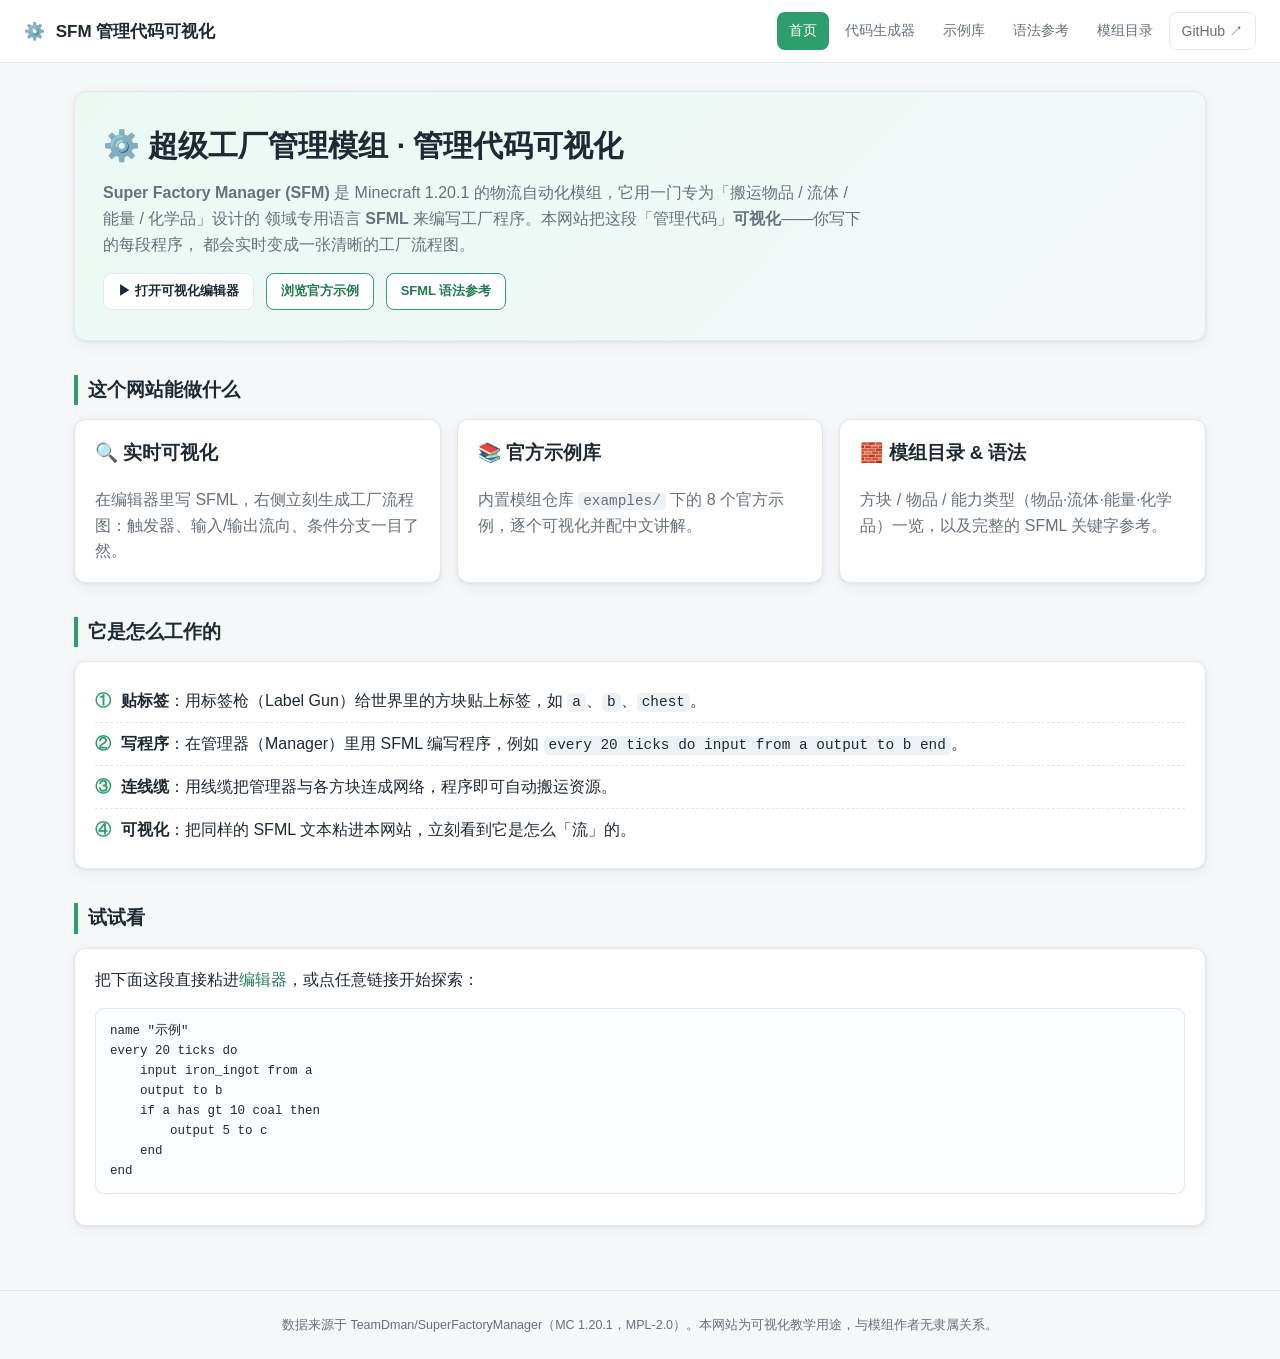
<file: index.html>
<!DOCTYPE html>
<html lang="zh-CN">
<head>
  <meta charset="UTF-8" />
  <meta name="viewport" content="width=device-width, initial-scale=1.0" />
  <title>SFM 管理代码可视化 · 超级工厂管理模组</title>
  <link rel="stylesheet" href="assets/css/style.css" />
</head>
<body>
  <main>
    <section class="hero">
      <h1>⚙️ 超级工厂管理模组 · 管理代码可视化</h1>
      <p>
        <b>Super Factory Manager (SFM)</b> 是 Minecraft 1.20.1 的物流自动化模组，它用一门专为「搬运物品 / 流体 / 能量 / 化学品」设计的
        领域专用语言 <b>SFML</b> 来编写工厂程序。本网站把这段「管理代码」<b>可视化</b>——你写下的每段程序，
        都会实时变成一张清晰的工厂流程图。
      </p>
      <div class="cta">
        <a class="btn" href="visualizer.html">▶ 打开可视化编辑器</a>
        <a class="btn ghost" href="examples.html">浏览官方示例</a>
        <a class="btn ghost" href="reference.html">SFML 语法参考</a>
      </div>
    </section>

    <section class="section">
      <h2>这个网站能做什么</h2>
      <div class="grid cols-3">
        <div class="card">
          <h3 style="margin-top:0">🔍 实时可视化</h3>
          <p class="dim" style="margin-bottom:0">
            在编辑器里写 SFML，右侧立刻生成工厂流程图：触发器、输入/输出流向、条件分支一目了然。
          </p>
        </div>
        <div class="card">
          <h3 style="margin-top:0">📚 官方示例库</h3>
          <p class="dim" style="margin-bottom:0">
            内置模组仓库 <code>examples/</code> 下的 8 个官方示例，逐个可视化并配中文讲解。
          </p>
        </div>
        <div class="card">
          <h3 style="margin-top:0">🧱 模组目录 & 语法</h3>
          <p class="dim" style="margin-bottom:0">
            方块 / 物品 / 能力类型（物品·流体·能量·化学品）一览，以及完整的 SFML 关键字参考。
          </p>
        </div>
      </div>
    </section>

    <section class="section">
      <h2>它是怎么工作的</h2>
      <div class="card">
        <ul class="feature-list">
          <li><span class="ic">①</span><div><b>贴标签</b>：用标签枪（Label Gun）给世界里的方块贴上标签，如 <code>a</code>、<code>b</code>、<code>chest</code>。</div></li>
          <li><span class="ic">②</span><div><b>写程序</b>：在管理器（Manager）里用 SFML 编写程序，例如 <code>every 20 ticks do input from a output to b end</code>。</div></li>
          <li><span class="ic">③</span><div><b>连线缆</b>：用线缆把管理器与各方块连成网络，程序即可自动搬运资源。</div></li>
          <li><span class="ic">④</span><div><b>可视化</b>：把同样的 SFML 文本粘进本网站，立刻看到它是怎么「流」的。</div></li>
        </ul>
      </div>
    </section>

    <section class="section">
      <h2>试试看</h2>
      <div class="card">
        <p style="margin-top:0">把下面这段直接粘进<a href="visualizer.html">编辑器</a>，或点任意链接开始探索：</p>
        <pre style="background:var(--code-bg);border:1px solid var(--line);border-radius:8px;padding:12px 14px;font-family:var(--mono);font-size:12.5px;overflow:auto">name "示例"
every 20 ticks do
    input iron_ingot from a
    output to b
    if a has gt 10 coal then
        output 5 to c
    end
end</pre>
      </div>
    </section>
  </main>

  <footer>
    数据来源于 TeamDman/SuperFactoryManager（MC 1.20.1，MPL-2.0）。本网站为可视化教学用途，与模组作者无隶属关系。
  </footer>

  <script src="assets/js/nav.js"></script>
  <script>SFMNav.mount("index");</script>
</body>
</html>
</file>
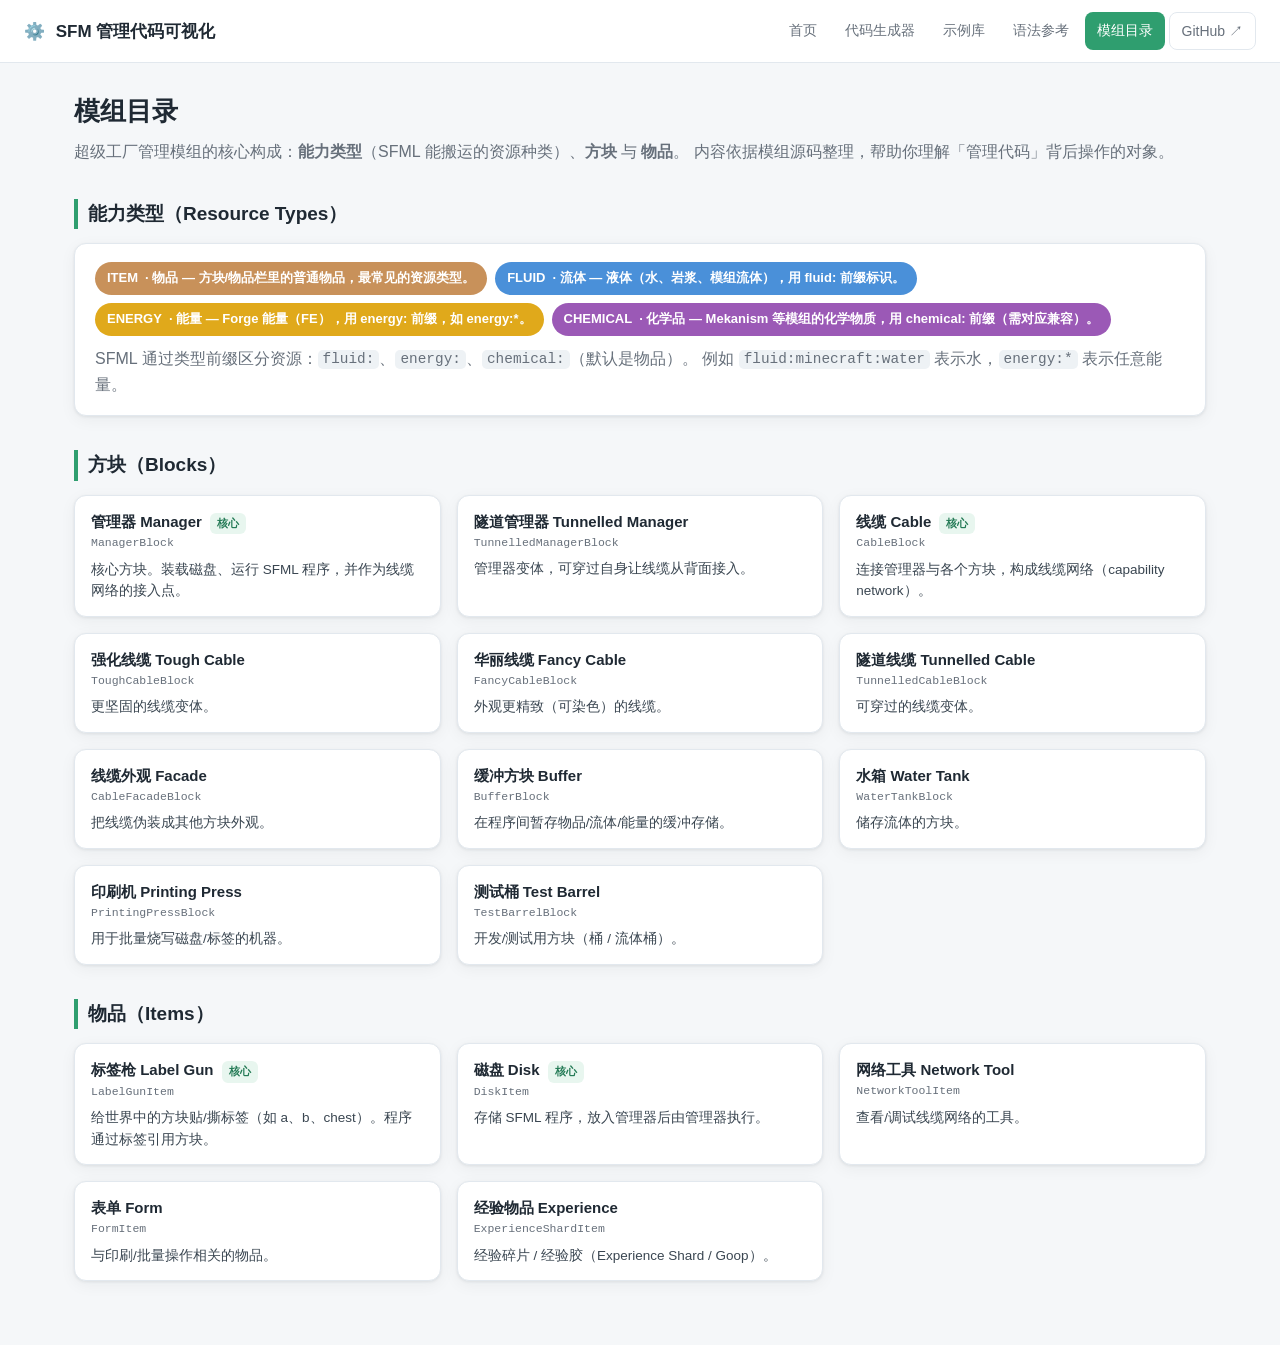
<file: catalog.html>
<!DOCTYPE html>
<html lang="zh-CN">
<head>
  <meta charset="UTF-8" />
  <meta name="viewport" content="width=device-width, initial-scale=1.0" />
  <title>模组目录 · SFM 管理代码可视化</title>
  <link rel="stylesheet" href="assets/css/style.css" />
</head>
<body>
  <main>
    <h1 class="page-title">模组目录</h1>
    <p class="page-sub">
      超级工厂管理模组的核心构成：<b>能力类型</b>（SFML 能搬运的资源种类）、<b>方块</b> 与 <b>物品</b>。
      内容依据模组源码整理，帮助你理解「管理代码」背后操作的对象。
    </p>

    <section class="section">
      <h2>能力类型（Resource Types）</h2>
      <div class="card">
        <div class="cap-row" id="caps"></div>
        <p class="dim" style="margin:10px 0 0">
          SFML 通过类型前缀区分资源：<code>fluid:</code>、<code>energy:</code>、<code>chemical:</code>（默认是物品）。
          例如 <code>fluid:minecraft:water</code> 表示水，<code>energy:*</code> 表示任意能量。
        </p>
      </div>
    </section>

    <section class="section">
      <h2>方块（Blocks）</h2>
      <div class="grid cols-3" id="blocks"></div>
    </section>

    <section class="section">
      <h2>物品（Items）</h2>
      <div class="grid cols-3" id="items"></div>
    </section>
  </main>

  <script src="assets/js/sfm-data.js"></script>
  <script src="assets/js/nav.js"></script>
  <script>
    SFMNav.mount("catalog");

    var cat = window.SFM_CATALOG || {};
    function esc(s){return String(s==null?"":s).replace(/&/g,"&amp;").replace(/</g,"&lt;").replace(/>/g,"&gt;");}

    var caps = document.getElementById("caps");
    (cat.capabilities || []).forEach(function (c) {
      var pill = document.createElement("span");
      pill.className = "cap-pill";
      pill.style.background = c.color;
      pill.innerHTML = "<b>" + esc(c.key) + "</b> · " + esc(c.name) + " — " + esc(c.desc);
      caps.appendChild(pill);
    });

    var blocks = document.getElementById("blocks");
    (cat.blocks || []).forEach(function (b) {
      var card = document.createElement("div");
      card.className = "card cat-item";
      card.innerHTML = '<div class="cat-name">' + esc(b.name) +
        (b.essential ? '<span class="tag-essential">核心</span>' : '') + '</div>' +
        '<div class="cat-cls">' + esc(b.cls) + '</div>' +
        '<div class="cat-desc">' + esc(b.desc) + '</div>';
      blocks.appendChild(card);
    });

    var items = document.getElementById("items");
    (cat.items || []).forEach(function (it) {
      var card = document.createElement("div");
      card.className = "card cat-item";
      card.innerHTML = '<div class="cat-name">' + esc(it.name) +
        (it.essential ? '<span class="tag-essential">核心</span>' : '') + '</div>' +
        '<div class="cat-cls">' + esc(it.cls) + '</div>' +
        '<div class="cat-desc">' + esc(it.desc) + '</div>';
      items.appendChild(card);
    });
  </script>
</body>
</html>
</file>
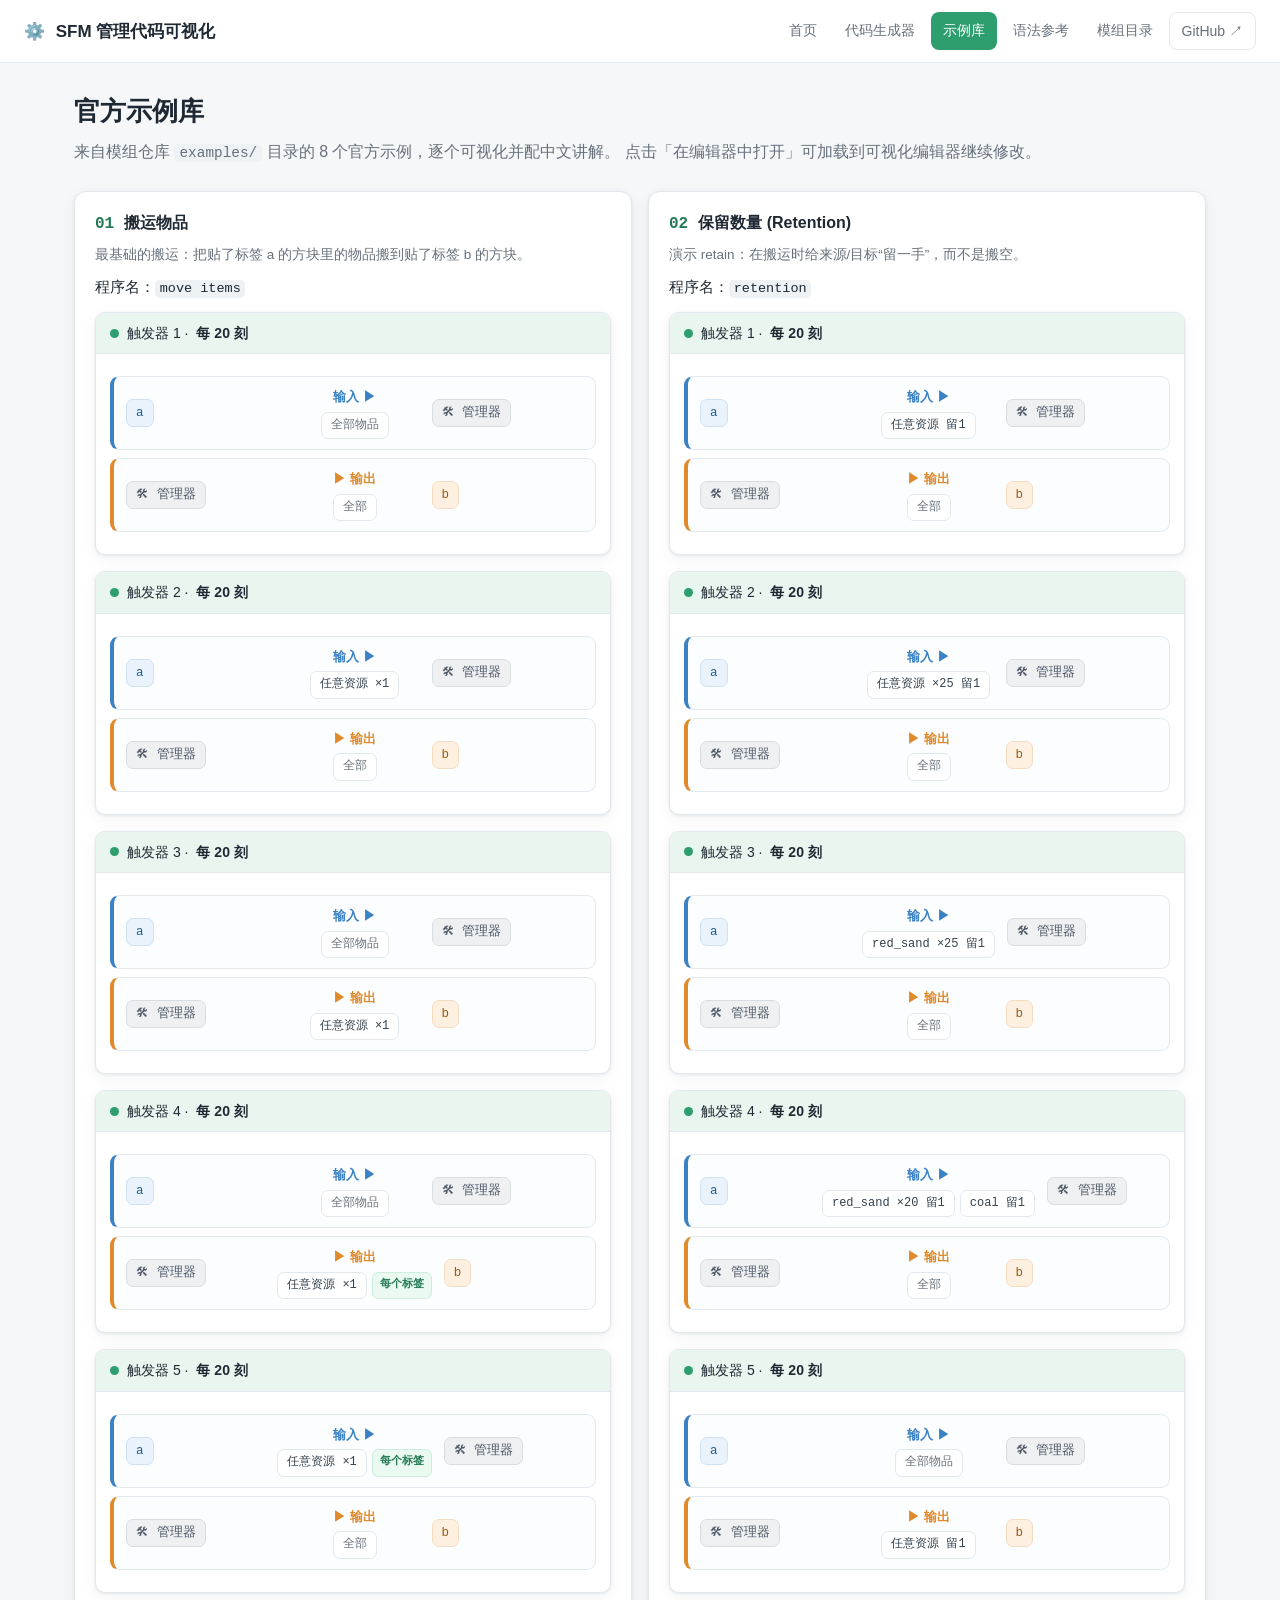
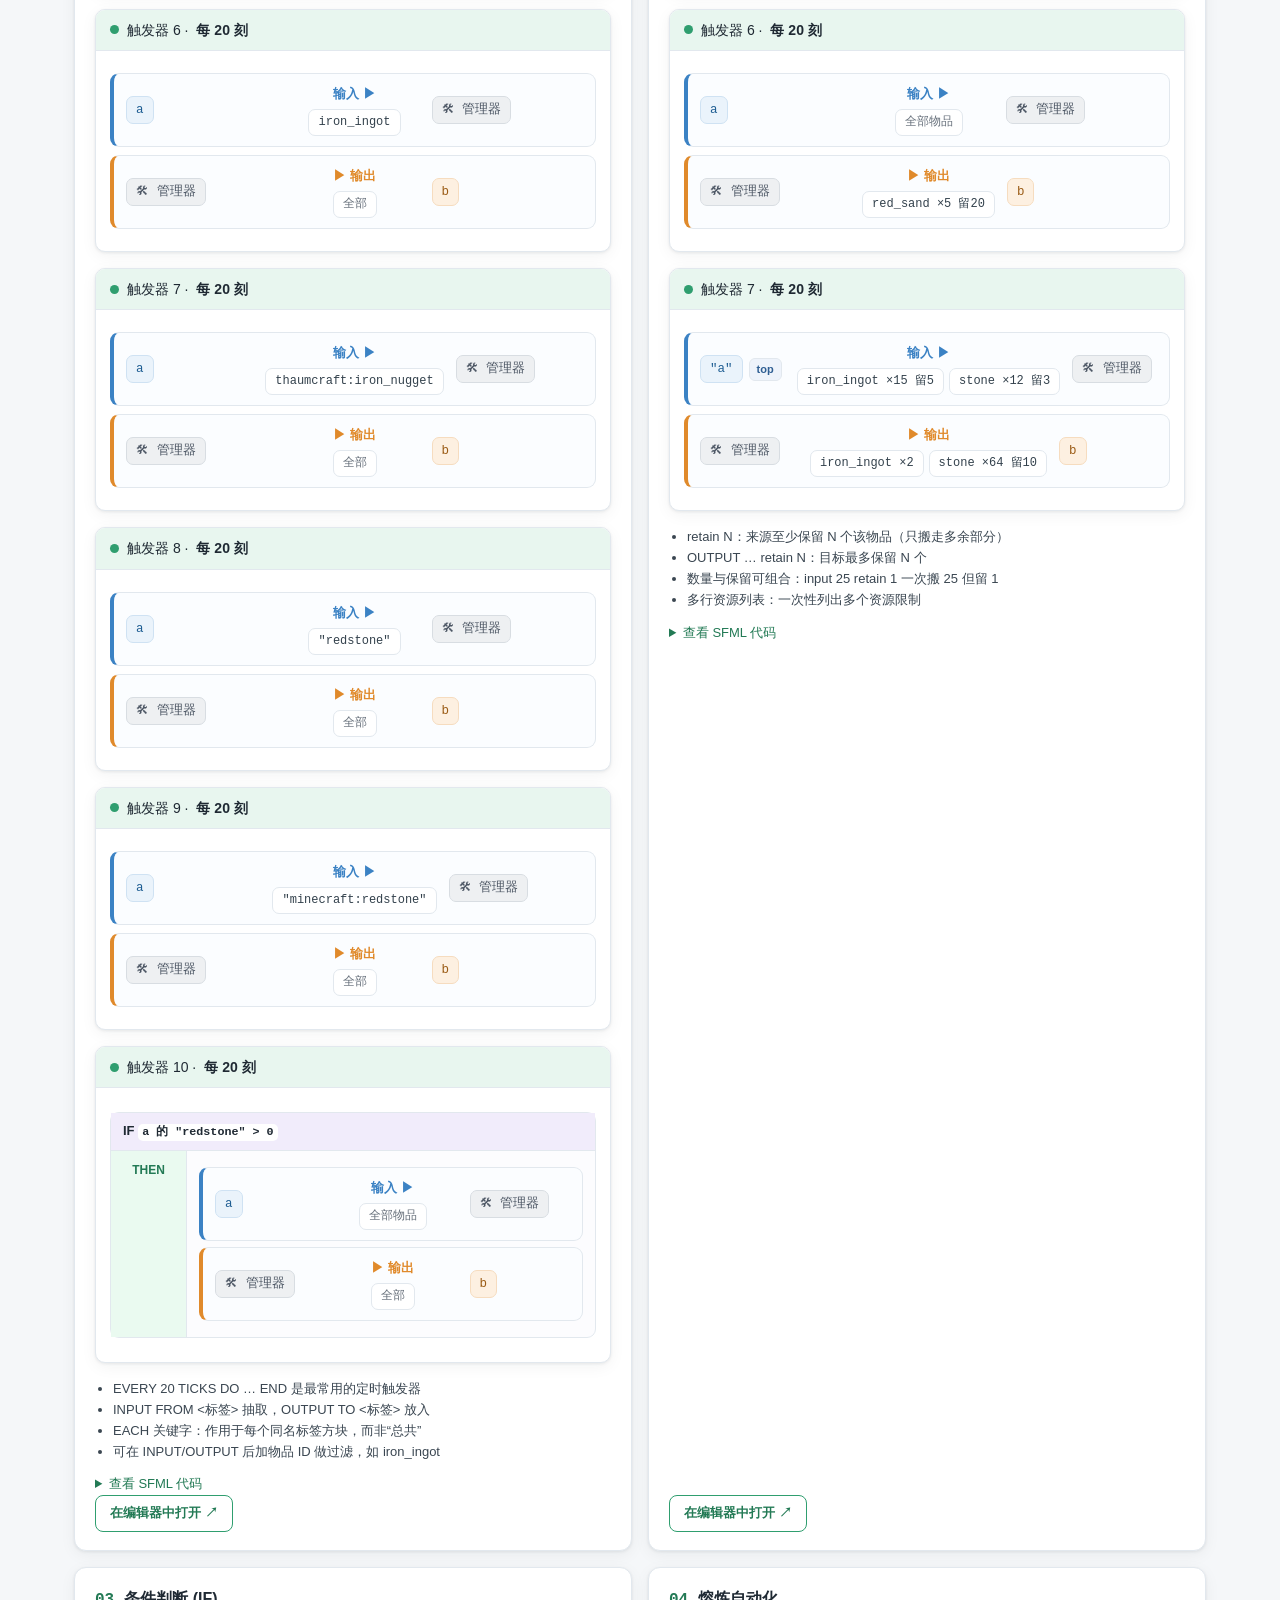
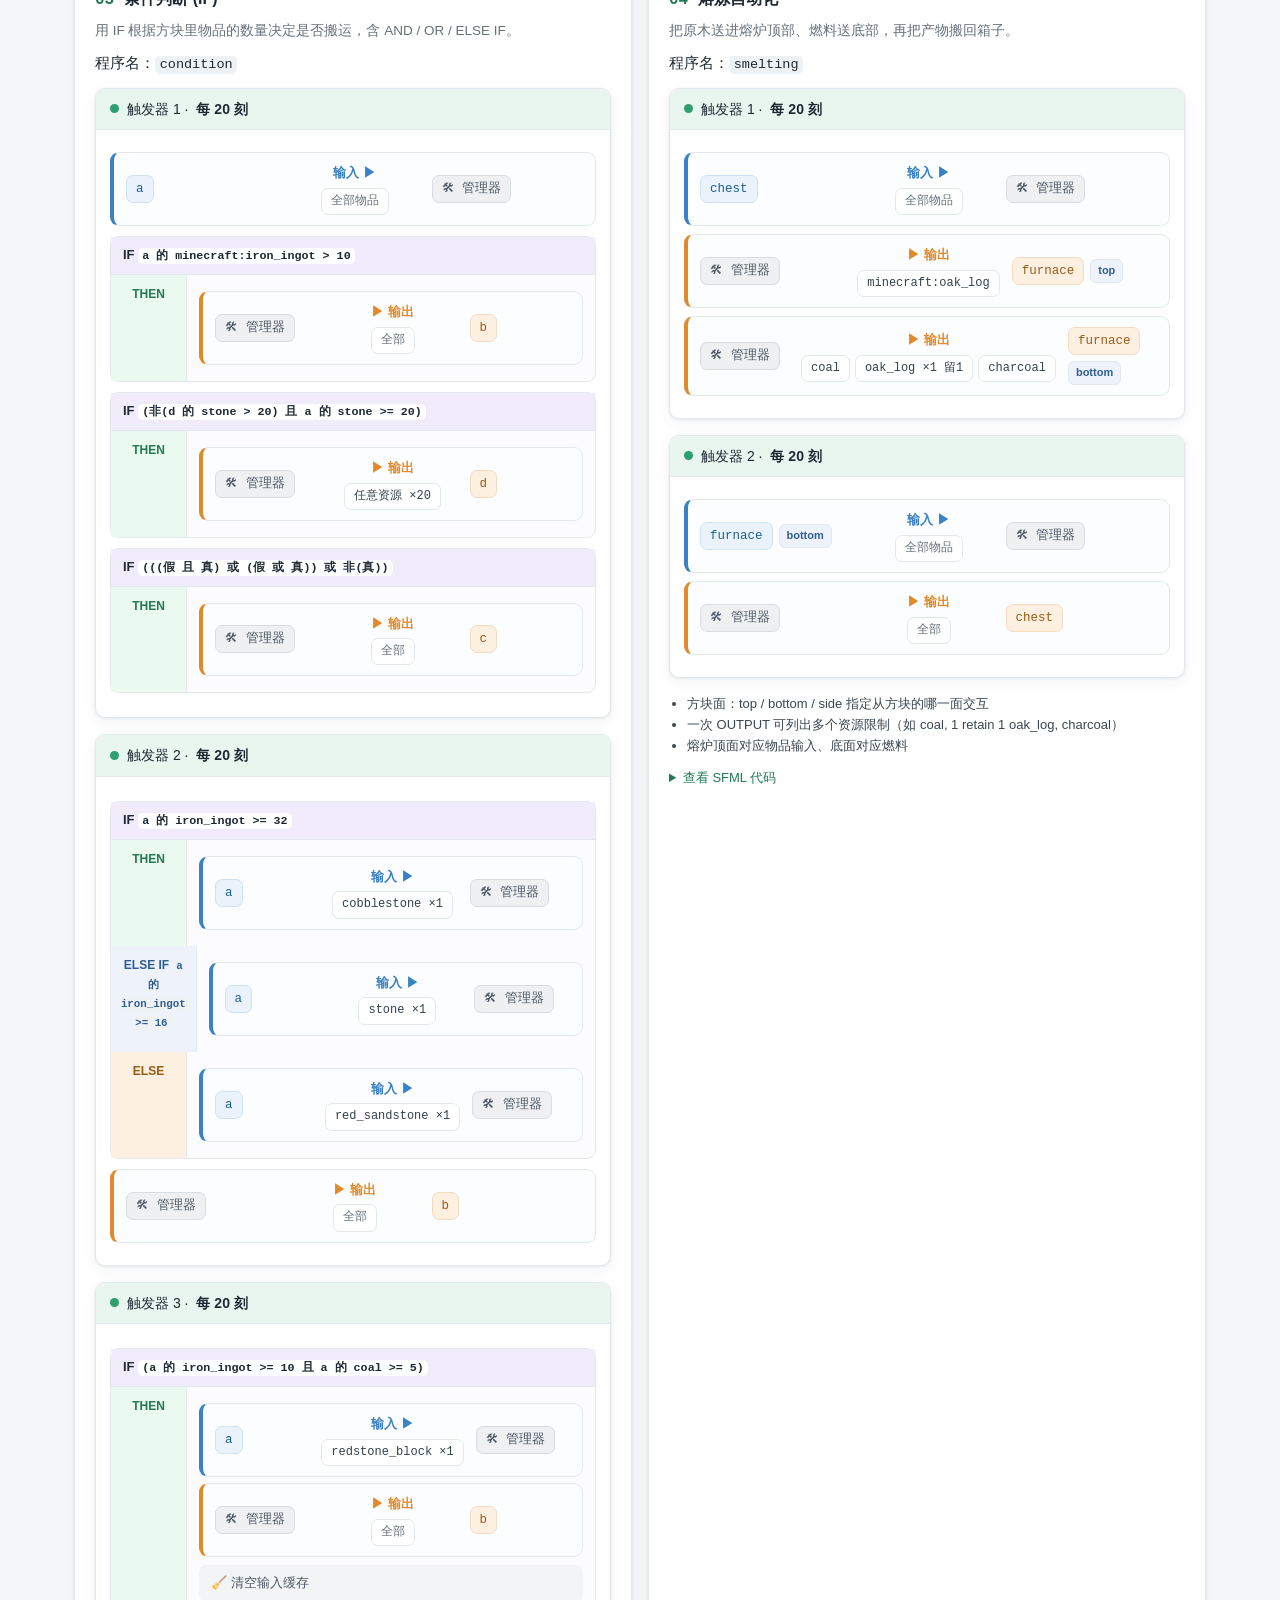
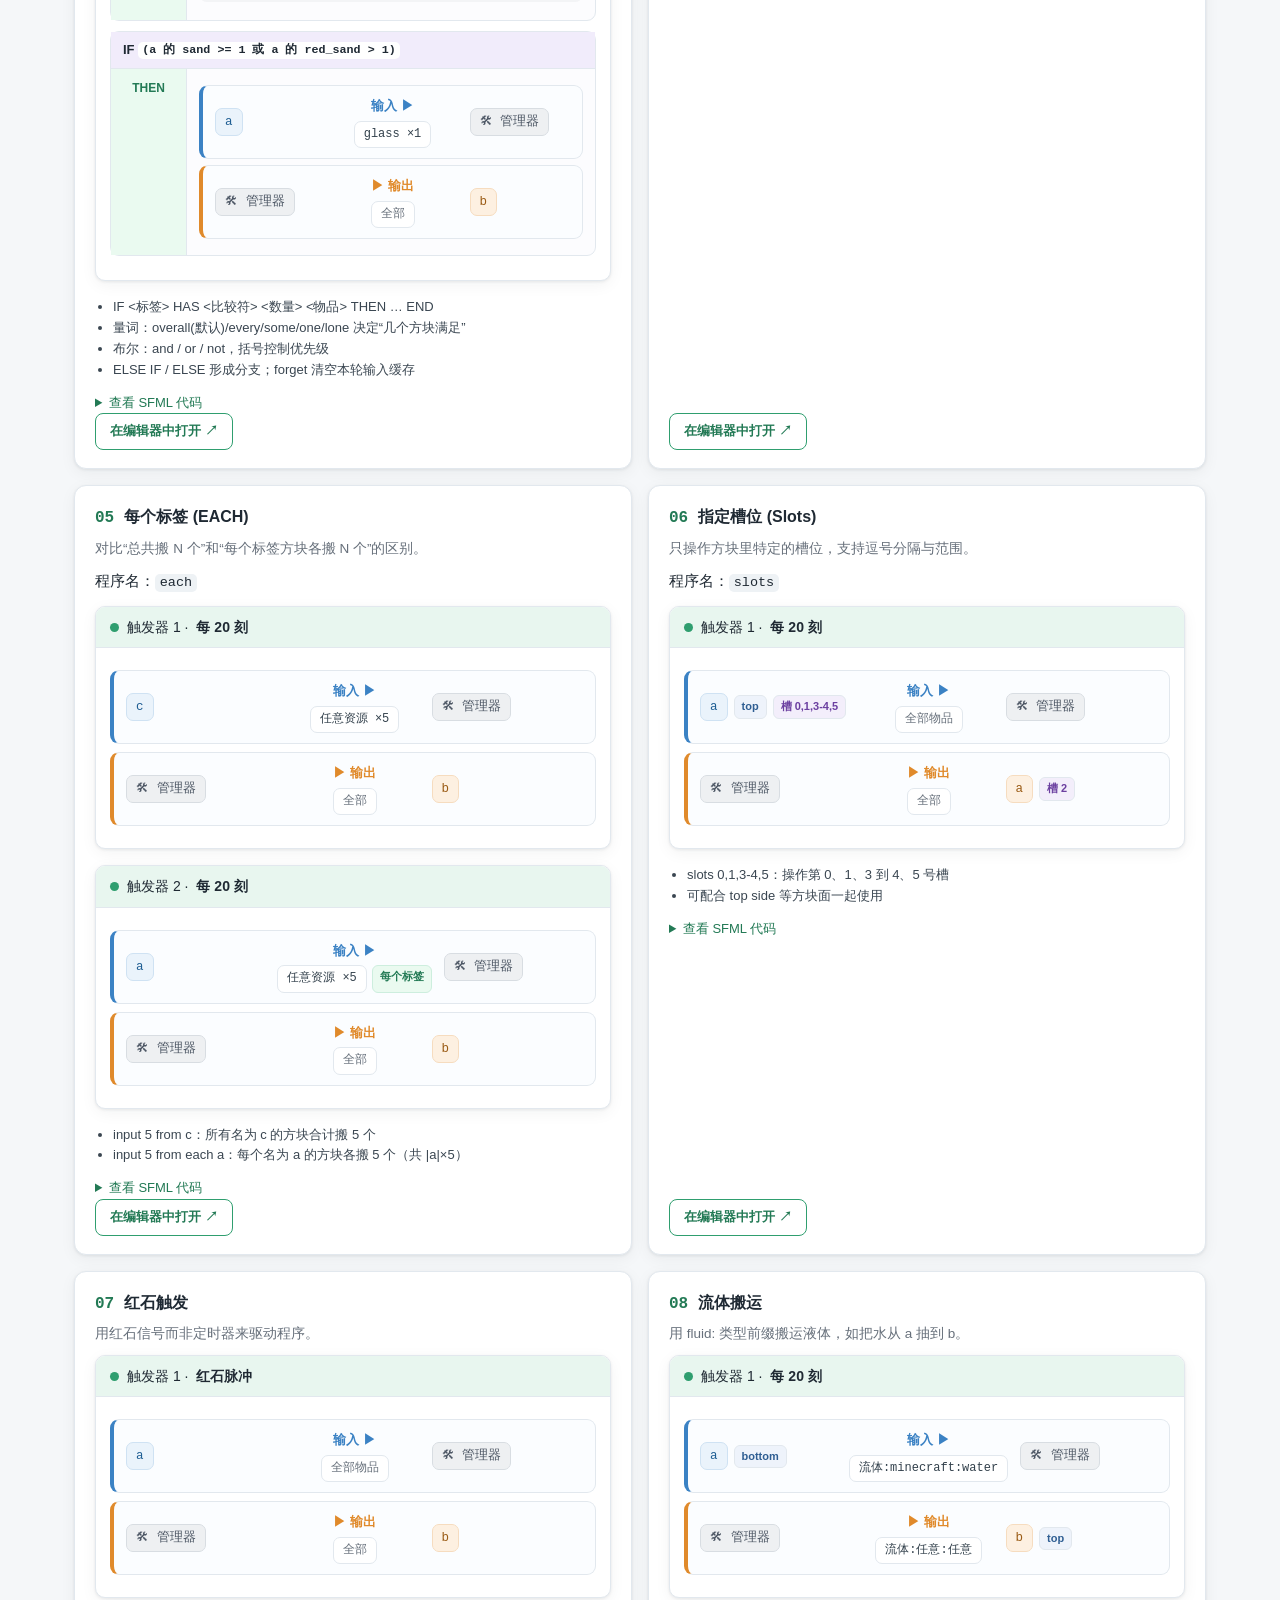
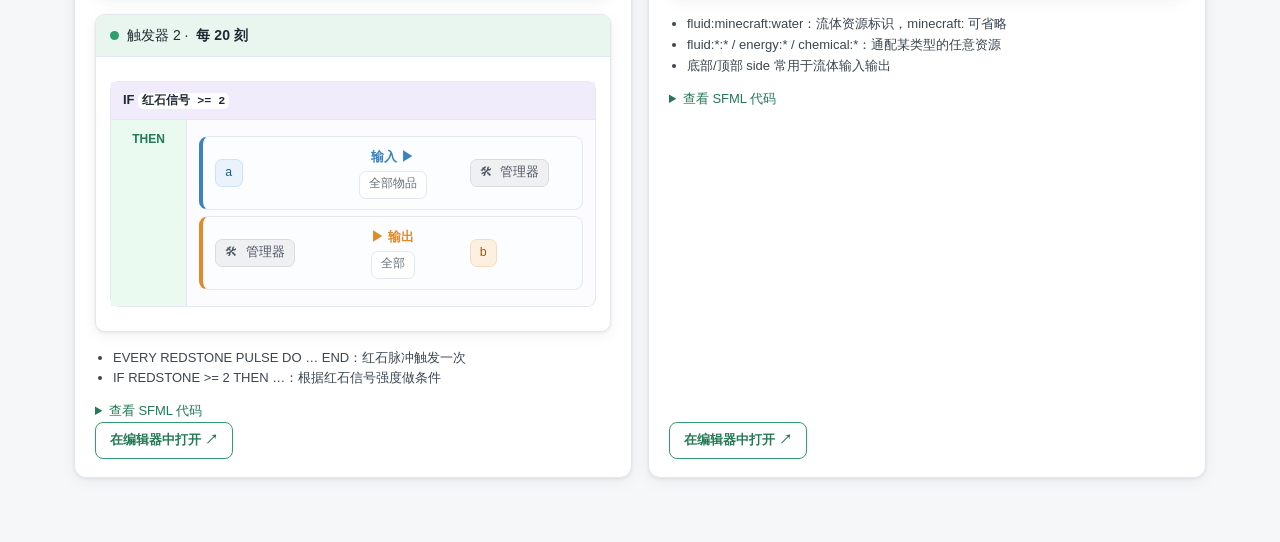
<file: examples.html>
<!DOCTYPE html>
<html lang="zh-CN">
<head>
  <meta charset="UTF-8" />
  <meta name="viewport" content="width=device-width, initial-scale=1.0" />
  <title>示例库 · SFM 管理代码可视化</title>
  <link rel="stylesheet" href="assets/css/style.css" />
</head>
<body>
  <main>
    <h1 class="page-title">官方示例库</h1>
    <p class="page-sub">
      来自模组仓库 <code>examples/</code> 目录的 8 个官方示例，逐个可视化并配中文讲解。
      点击「在编辑器中打开」可加载到可视化编辑器继续修改。
    </p>
    <div id="gallery" class="grid cols-2"></div>
  </main>

  <script src="assets/js/sfm-data.js"></script>
  <script src="assets/js/sfml-parse.js"></script>
  <script src="assets/js/sfml-render.js"></script>
  <script src="assets/js/nav.js"></script>
  <script>
    SFMNav.mount("examples");

    var gallery = document.getElementById("gallery");
    (window.SFM_EXAMPLES || []).forEach(function (ex) {
      var res = SFML.parse(ex.code);
      var diag = SFMLRender.render(res.ast, res.errors);
      var points = (ex.points || []).map(function (p) { return "<li>" + p + "</li>"; }).join("");

      var card = document.createElement("div");
      card.className = "card ex-card";
      card.innerHTML =
        '<div class="ex-head"><span class="ex-id">' + ex.id + '</span>' +
          '<span class="ex-title" style="font-weight:700;font-size:16px">' + ex.title + '</span></div>' +
        '<div class="ex-summary">' + ex.summary + '</div>' +
        '<div class="ex-diagram">' + diag + '</div>' +
        '<ul>' + points + '</ul>' +
        '<details><summary style="cursor:pointer;color:var(--accent-d);font-size:13px">查看 SFML 代码</summary>' +
          '<pre>' + SFMLRender.highlight(ex.code) + '</pre></details>' +
        '<div class="ex-actions"><a class="btn ghost" href="visualizer.html?ex=' + ex.id + '">在编辑器中打开 ↗</a></div>';
      gallery.appendChild(card);
    });
  </script>
</body>
</html>
</file>
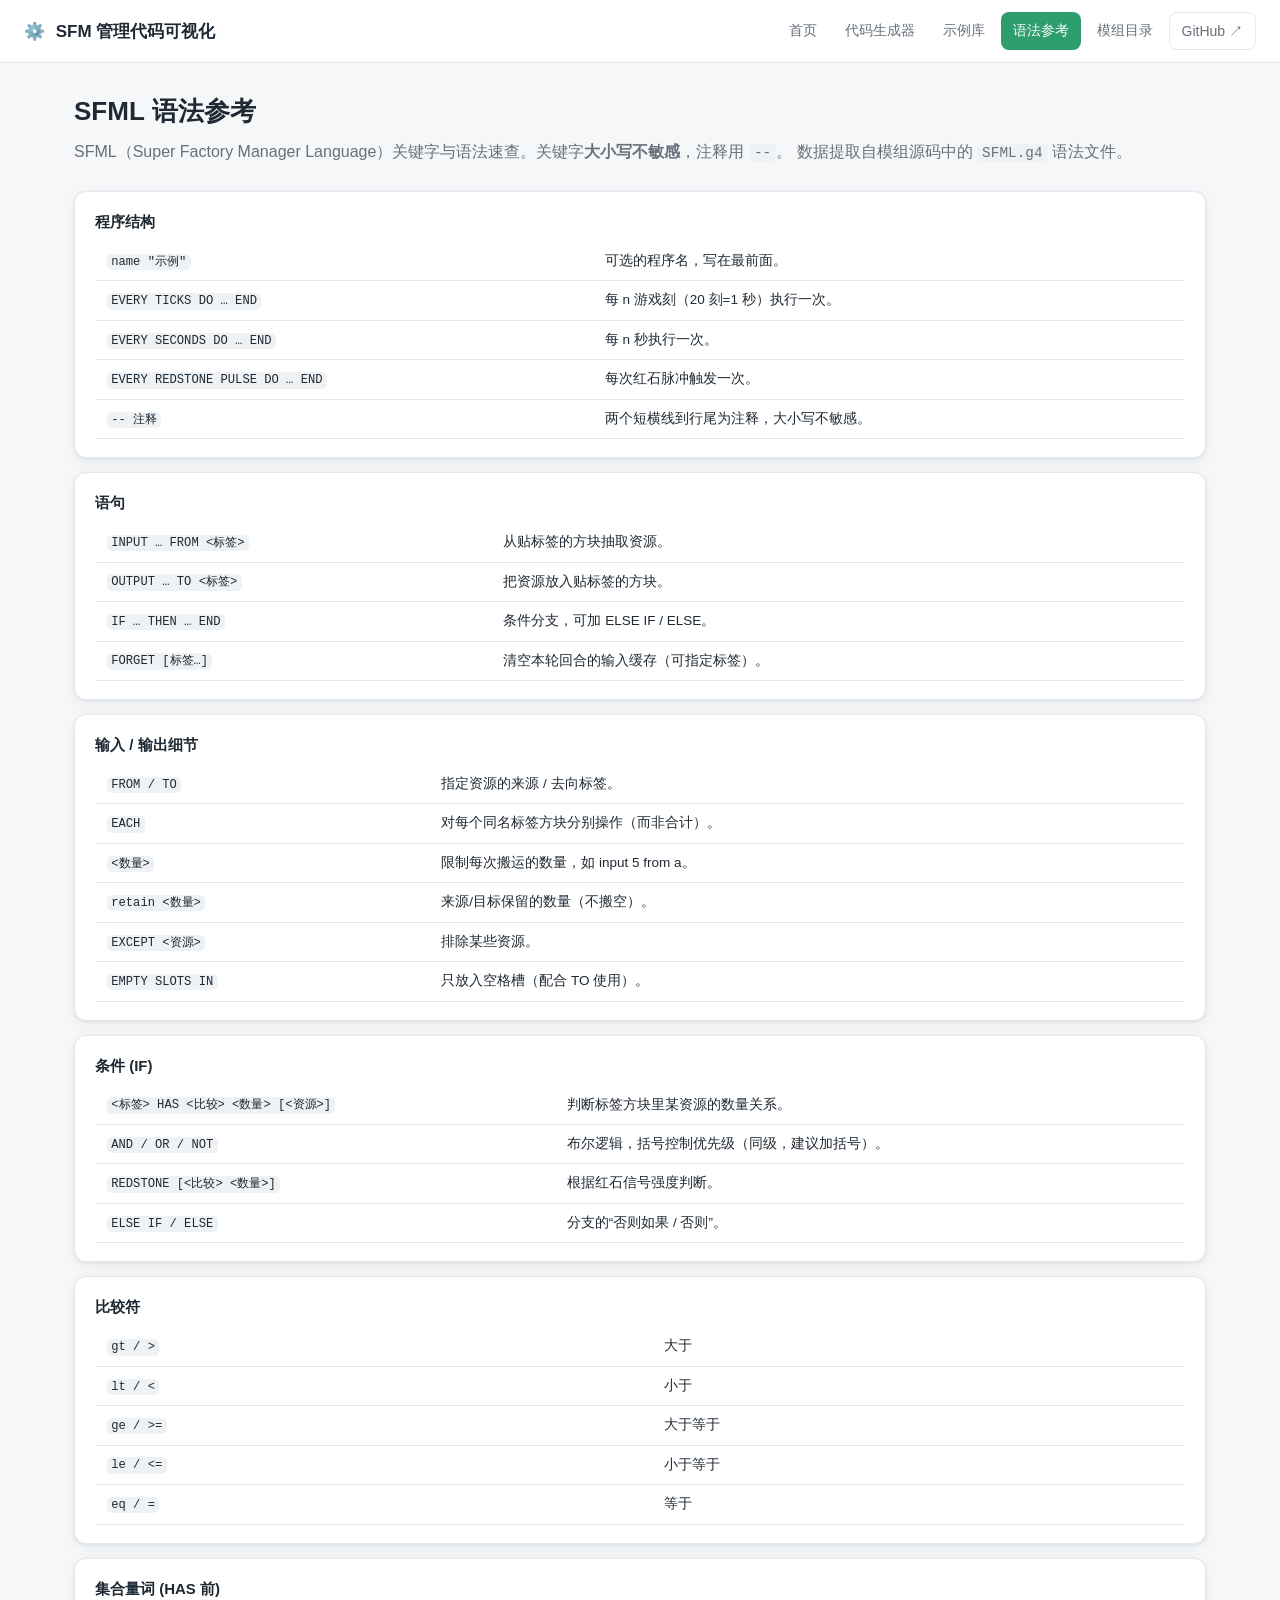
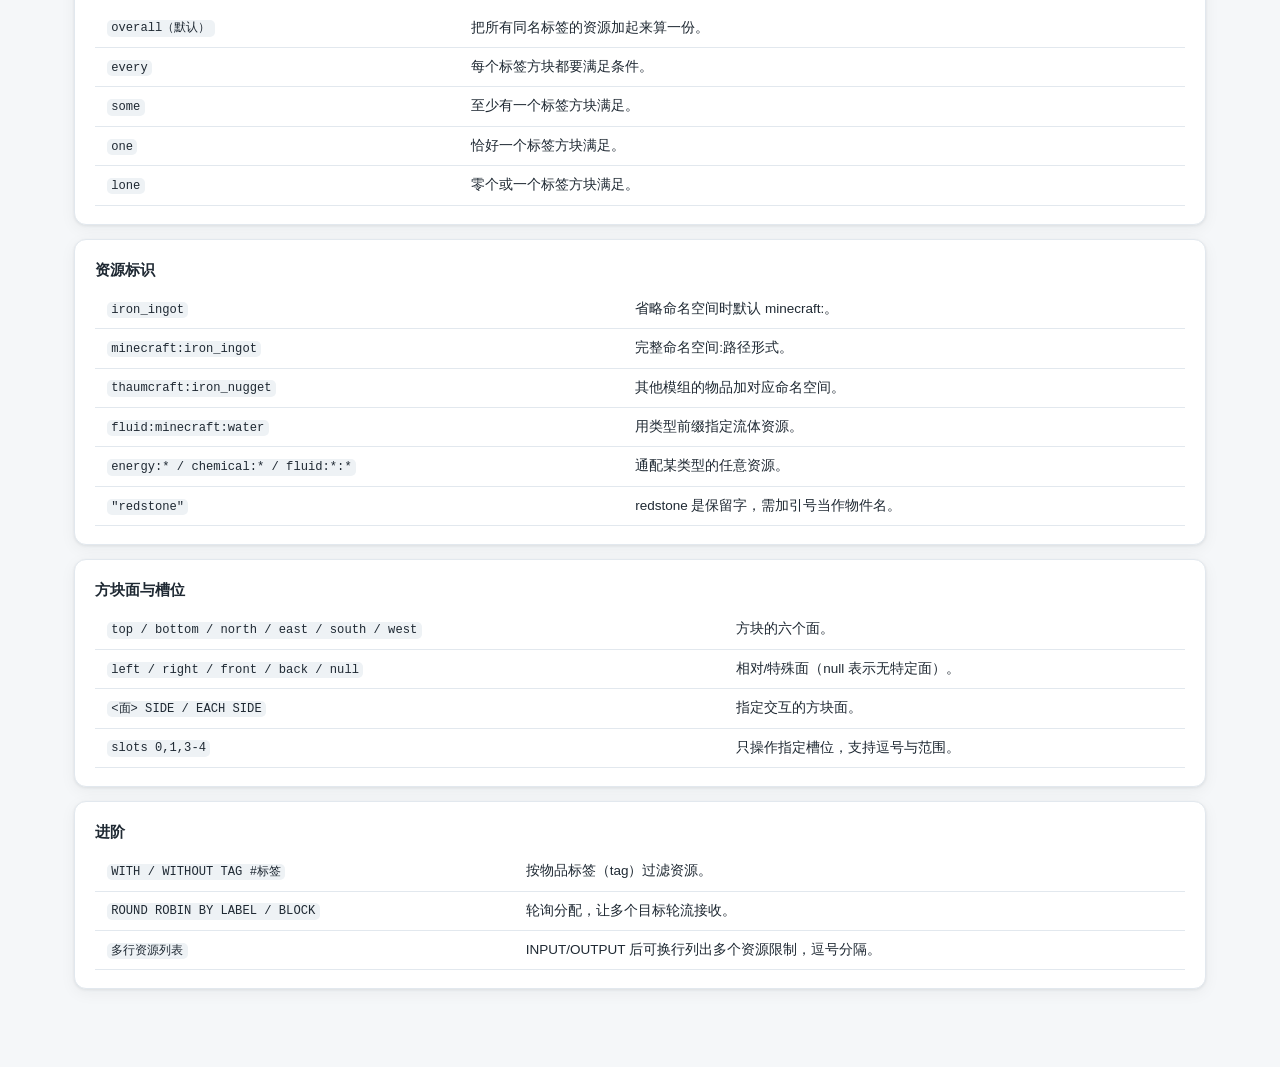
<file: reference.html>
<!DOCTYPE html>
<html lang="zh-CN">
<head>
  <meta charset="UTF-8" />
  <meta name="viewport" content="width=device-width, initial-scale=1.0" />
  <title>语法参考 · SFM 管理代码可视化</title>
  <link rel="stylesheet" href="assets/css/style.css" />
</head>
<body>
  <main>
    <h1 class="page-title">SFML 语法参考</h1>
    <p class="page-sub">
      SFML（Super Factory Manager Language）关键字与语法速查。关键字<b>大小写不敏感</b>，注释用 <code>--</code>。
      数据提取自模组源码中的 <code>SFML.g4</code> 语法文件。
    </p>
    <div id="ref"></div>
  </main>

  <script src="assets/js/sfm-data.js"></script>
  <script src="assets/js/nav.js"></script>
  <script>
    SFMNav.mount("reference");

    var ref = window.SFM_REFERENCE || {};
    var wrap = document.getElementById("ref");
    Object.keys(ref).forEach(function (key) {
      var group = ref[key];
      var rows = (group.items || []).map(function (it) {
        return "<tr><td><code>" + it[0] + "</code></td><td>" + it[1] + "</td></tr>";
      }).join("");
      var card = document.createElement("div");
      card.className = "card ref-group";
      card.innerHTML = '<h3>' + group.title + '</h3>' +
        '<table class="ref"><tbody>' + rows + '</tbody></table>';
      wrap.appendChild(card);
    });
  </script>
</body>
</html>
</file>
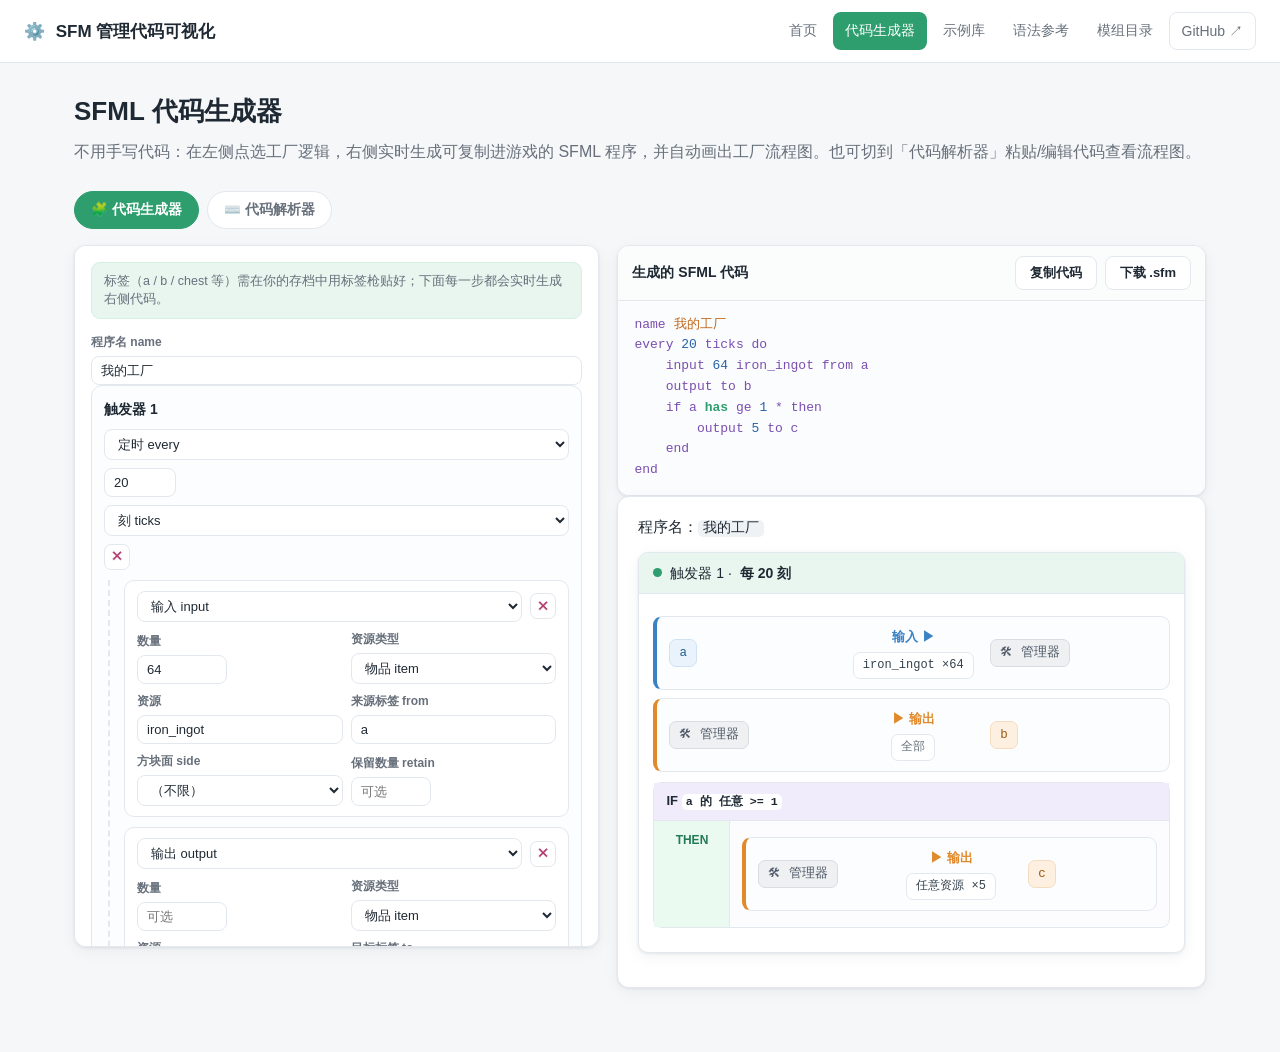
<file: visualizer.html>
<!DOCTYPE html>
<html lang="zh-CN">
<head>
  <meta charset="UTF-8" />
  <meta name="viewport" content="width=device-width, initial-scale=1.0" />
  <title>代码生成器 · SFM 管理代码可视化</title>
  <link rel="stylesheet" href="assets/css/style.css" />
</head>
<body>
  <main>
    <h1 class="page-title">SFML 代码生成器</h1>
    <p class="page-sub">不用手写代码：在左侧点选工厂逻辑，右侧实时生成可复制进游戏的 SFML 程序，并自动画出工厂流程图。也可切到「代码解析器」粘贴/编辑代码查看流程图。</p>

    <div class="tabs">
      <button class="tab active" data-tab="builder" type="button">🧩 代码生成器</button>
      <button class="tab" data-tab="parser" type="button">⌨️ 代码解析器</button>
    </div>

    <!-- 生成器 -->
    <section id="tab-builder" class="tab-panel">
      <div id="builderRoot"></div>
    </section>

    <!-- 解析器 -->
    <section id="tab-parser" class="tab-panel" style="display:none">
      <div class="toolbar">
        <label for="exampleSelect" style="font-size:13px;color:var(--muted)">加载示例：</label>
        <select id="exampleSelect"></select>
        <button id="copyBtn" type="button" class="btn">复制代码</button>
        <button id="downloadBtn" type="button" class="btn">下载 .sfm</button>
        <button id="clearBtn" type="button" class="btn">清空</button>
        <span class="hint">提示：标签（a / b / chest）需在你的存档里用标签枪贴好</span>
      </div>
      <div class="viz-layout">
        <div class="card" style="padding:0;overflow:hidden">
          <div class="code-wrap">
            <pre id="highlight" aria-hidden="true"><code></code></pre>
            <textarea id="editor" spellcheck="false" autocomplete="off" autocapitalize="off"></textarea>
          </div>
        </div>
        <div class="card">
          <div id="diagram"></div>
        </div>
      </div>
    </section>
  </main>

  <script src="assets/js/sfm-data.js"></script>
  <script src="assets/js/sfml-parse.js"></script>
  <script src="assets/js/sfml-render.js"></script>
  <script src="assets/js/sfml-builder.js"></script>
  <script src="assets/js/nav.js"></script>
  <script>
    SFMNav.mount("visualizer");

    // ---------- tabs ----------
    var tabs = document.querySelectorAll(".tab");
    tabs.forEach(function (t) {
      t.addEventListener("click", function () {
        tabs.forEach(function (x) { x.classList.remove("active"); });
        t.classList.add("active");
        var name = t.getAttribute("data-tab");
        document.getElementById("tab-builder").style.display = name === "builder" ? "" : "none";
        document.getElementById("tab-parser").style.display = name === "parser" ? "" : "none";
      });
    });

    // ---------- builder ----------
    SFMLBuilder.mount(document.getElementById("builderRoot"));

    // ---------- parser (free-text) ----------
    var editor = document.getElementById("editor");
    var highlight = document.getElementById("highlight").querySelector("code");
    var diagram = document.getElementById("diagram");
    var select = document.getElementById("exampleSelect");

    var DEFAULT_CODE = 'name "我的第一个工厂"\n' +
      'every 20 ticks do\n' +
      '    input iron_ingot from a\n' +
      '    output to b\n' +
      '    if a has ge 10 coal then\n' +
      '        output 5 to c\n' +
      '    end\n' +
      'end';

    function update() {
      var text = editor.value;
      highlight.innerHTML = SFMLRender.highlight(text);
      var res = SFML.parse(text);
      diagram.innerHTML = SFMLRender.render(res.ast, res.errors);
    }

    editor.addEventListener("input", update);
    editor.addEventListener("scroll", function () {
      var pre = document.getElementById("highlight");
      pre.scrollTop = editor.scrollTop;
      pre.scrollLeft = editor.scrollLeft;
    });

    (window.SFM_EXAMPLES || []).forEach(function (ex) {
      var opt = document.createElement("option");
      opt.value = ex.id; opt.textContent = ex.id + " · " + ex.title;
      select.appendChild(opt);
    });
    select.addEventListener("change", function () {
      var ex = (window.SFM_EXAMPLES || []).filter(function (e) { return e.id === select.value; })[0];
      if (ex) { editor.value = ex.code; update(); }
    });

    document.getElementById("copyBtn").addEventListener("click", function () {
      navigator.clipboard.writeText(editor.value).then(function () { alert("已复制到剪贴板"); });
    });
    document.getElementById("downloadBtn").addEventListener("click", function () {
      var name = (SFML.parse(editor.value).ast.name || "program").replace(/[^\w\-]+/g, "_");
      var blob = new Blob([editor.value], { type: "text/plain;charset=utf-8" });
      var a = document.createElement("a");
      a.href = URL.createObjectURL(blob); a.download = name + ".sfm"; a.click();
      URL.revokeObjectURL(a.href);
    });
    document.getElementById("clearBtn").addEventListener("click", function () { editor.value = ""; update(); });

    var params = new URLSearchParams(location.search);
    var deepId = params.get("ex");
    var deepEx = (window.SFM_EXAMPLES || []).filter(function (e) { return e.id === deepId; })[0];
    if (deepEx) { editor.value = deepEx.code; select.value = deepEx.id; }
    else { editor.value = DEFAULT_CODE; }
    update();
  </script>
</body>
</html>
</file>
<file: assets/css/style.css>
:root {
  --bg: #f5f7f9;
  --panel: #ffffff;
  --ink: #1f2933;
  --muted: #67707b;
  --line: #e2e8ee;
  --accent: #2f9e6f;
  --accent-d: #237a55;
  --accent-soft: #e8f6ef;
  --input-c: #3b82c4;
  --output-c: #e08a2b;
  --mgr-c: #6b7280;
  --code-bg: #fbfcfd;
  --shadow: 0 1px 3px rgba(20, 30, 40, .08), 0 4px 16px rgba(20, 30, 40, .05);
  --radius: 12px;
  --mono: "SFMono-Regular", "JetBrains Mono", Consolas, "Liberation Mono", Menlo, monospace;
  --sans: -apple-system, BlinkMacSystemFont, "Segoe UI", "PingFang SC", "Microsoft YaHei", Roboto, Helvetica, Arial, sans-serif;
}

* { box-sizing: border-box; }
html, body { margin: 0; padding: 0; }
body {
  font-family: var(--sans);
  color: var(--ink);
  background: var(--bg);
  line-height: 1.6;
  -webkit-font-smoothing: antialiased;
}
a { color: var(--accent-d); text-decoration: none; }
a:hover { text-decoration: underline; }
code { font-family: var(--mono); background: #eef2f5; padding: .1em .35em; border-radius: 5px; font-size: .9em; }

/* ---------- Header / Nav ---------- */
.site-header {
  position: sticky; top: 0; z-index: 50;
  display: flex; align-items: center; gap: 18px;
  padding: 12px 24px;
  background: rgba(255,255,255,.92);
  backdrop-filter: blur(8px);
  border-bottom: 1px solid var(--line);
}
.site-header .brand { font-weight: 700; font-size: 17px; white-space: nowrap; }
.site-header .brand .logo { margin-right: 6px; }
.site-header nav { display: flex; gap: 4px; flex-wrap: wrap; margin-left: auto; }
.site-header nav a {
  padding: 7px 12px; border-radius: 8px; color: var(--muted); font-size: 14px; font-weight: 500;
}
.site-header nav a:hover { background: var(--accent-soft); color: var(--accent-d); text-decoration: none; }
.site-header nav a.active { background: var(--accent); color: #fff; }
.site-header nav a.ext { color: var(--muted); border: 1px solid var(--line); }

/* ---------- Layout ---------- */
main { max-width: 1180px; margin: 0 auto; padding: 28px 24px 64px; }
.page-title { font-size: 26px; margin: 0 0 6px; }
.page-sub { color: var(--muted); margin: 0 0 26px; }
.section { margin-top: 34px; }
.section h2 { font-size: 19px; margin: 0 0 14px; padding-left: 10px; border-left: 4px solid var(--accent); }

/* ---------- Cards ---------- */
.card {
  background: var(--panel); border: 1px solid var(--line);
  border-radius: var(--radius); box-shadow: var(--shadow); padding: 18px 20px;
}
.grid { display: grid; gap: 16px; }
.grid.cols-2 { grid-template-columns: repeat(2, 1fr); }
.grid.cols-3 { grid-template-columns: repeat(3, 1fr); }
.grid.cols-4 { grid-template-columns: repeat(4, 1fr); }
@media (max-width: 860px) { .grid.cols-2, .grid.cols-3, .grid.cols-4 { grid-template-columns: 1fr; } }

/* ---------- Hero (index) ---------- */
.hero {
  background: linear-gradient(135deg, #eafaf3, #f5f7f9);
  border: 1px solid var(--line); border-radius: var(--radius);
  padding: 30px 28px; box-shadow: var(--shadow);
}
.hero h1 { margin: 0 0 10px; font-size: 30px; }
.hero p { margin: 0 0 16px; color: var(--muted); max-width: 760px; }
.hero .cta { display: flex; gap: 12px; flex-wrap: wrap; }
.btn {
  display: inline-flex; align-items: center; gap: 6px;
  background: var(--accent); color: #fff; padding: 10px 18px; border-radius: 9px;
  font-weight: 600; font-size: 14px; border: none; cursor: pointer;
}
.btn:hover { background: var(--accent-d); text-decoration: none; color: #fff; }
.btn.ghost { background: #fff; color: var(--accent-d); border: 1px solid var(--accent); }

.feature-list { list-style: none; padding: 0; margin: 0; }
.feature-list li { padding: 8px 0; border-bottom: 1px dashed var(--line); display: flex; gap: 10px; }
.feature-list li:last-child { border-bottom: none; }
.feature-list .ic { color: var(--accent); font-weight: 700; }

/* ---------- Visualizer ---------- */
.viz-layout { display: grid; grid-template-columns: 1fr 1fr; gap: 18px; align-items: start; }
@media (max-width: 980px) { .viz-layout { grid-template-columns: 1fr; } }
.toolbar { display: flex; gap: 10px; align-items: center; flex-wrap: wrap; margin-bottom: 12px; }
.toolbar select, .toolbar button {
  font-family: var(--sans); font-size: 13px; padding: 8px 12px; border-radius: 8px;
  border: 1px solid var(--line); background: #fff; color: var(--ink); cursor: pointer;
}
.toolbar button:hover { border-color: var(--accent); color: var(--accent-d); }
.toolbar .hint { color: var(--muted); font-size: 12.5px; margin-left: auto; }

.code-wrap {
  position: relative; height: 460px; border: 1px solid var(--line); border-radius: 10px;
  background: var(--code-bg); overflow: hidden;
}
.code-wrap pre, .code-wrap textarea {
  margin: 0; position: absolute; inset: 0; width: 100%; height: 100%;
  padding: 14px 16px; border: 0; font-family: var(--mono); font-size: 13.5px; line-height: 1.55;
  white-space: pre; overflow: auto; tab-size: 4;
}
.code-wrap pre { pointer-events: none; z-index: 1; color: var(--ink); background: transparent; }
.code-wrap pre code { background: transparent; padding: 0; border-radius: 0; font: inherit; white-space: inherit; color: inherit; }
.code-wrap textarea {
  z-index: 2; background: transparent; color: transparent; caret-color: #111;
  resize: none; outline: none;
}
.code-wrap textarea::selection { background: rgba(47,158,111,.25); }

/* token colors */
.tok-com { color: #9aa5ad; font-style: italic; }
.tok-str { color: #c2691d; }
.tok-num { color: #2563a8; }
.tok-kw  { color: #2f9e6f; font-weight: 600; }
.tok-lbl { color: #7a4fb0; }
.tok-sym { color: #b03a6e; }
.tok-pln { color: var(--ink); }

/* ---------- Diagram ---------- */
#diagram { font-size: 14px; }
.prog-name { margin-bottom: 12px; font-size: 15px; }
.trigger {
  background: var(--panel); border: 1px solid var(--line); border-radius: 10px;
  box-shadow: var(--shadow); margin-bottom: 16px; overflow: hidden;
}
.trigger-head {
  background: var(--accent-soft); padding: 9px 14px; font-size: 14px;
  border-bottom: 1px solid var(--line); display: flex; align-items: center; gap: 8px;
}
.trig-dot { width: 9px; height: 9px; border-radius: 50%; background: var(--accent); display: inline-block; }
.trigger-body { padding: 14px; }

.xfer {
  display: grid; grid-template-columns: 1fr auto 1fr; align-items: center; gap: 12px;
  padding: 10px 12px; margin: 8px 0; border-radius: 9px;
  background: #fbfdff; border: 1px solid var(--line);
}
.xfer.input { border-left: 4px solid var(--input-c); }
.xfer.output { border-left: 4px solid var(--output-c); }
.xfer-from, .xfer-to { display: flex; flex-wrap: wrap; gap: 6px; align-items: center; }
.xfer-mid { text-align: center; min-width: 130px; }
.xfer-dir { font-weight: 700; font-size: 13px; }
.xfer.input .xfer-dir { color: var(--input-c); }
.xfer.output .xfer-dir { color: var(--output-c); }
.xfer-res { margin-top: 4px; display: flex; flex-wrap: wrap; gap: 5px; justify-content: center; }

.lbl {
  display: inline-block; padding: 3px 9px; border-radius: 7px; font-family: var(--mono);
  font-size: 12.5px; background: #eef2f5; color: #33414c; border: 1px solid #dde4ea;
}
.lbl.src { background: #eaf3fb; border-color: #cfe2f3; color: #1f5e93; }
.lbl.dst { background: #fdf0e1; border-color: #f6dcbf; color: #9a5b15; }
.lbl.mgr { background: #eef0f2; border-color: #d8dde2; color: #4b5563; }

.chip {
  display: inline-block; padding: 3px 9px; border-radius: 7px; font-size: 12px;
  background: #fff; border: 1px solid var(--line); color: #33414c; font-family: var(--mono);
}
.chip.dim { color: var(--muted); }
.badge {
  display: inline-block; padding: 2px 7px; border-radius: 6px; font-size: 11px; font-weight: 600;
  background: #eef2f5; color: var(--muted); border: 1px solid var(--line);
}
.badge.each { background: #eafaf0; color: var(--accent-d); border-color: #cdeede; }
.badge.side { background: #eef3fb; color: #2f5e93; }
.badge.slot { background: #f3eefb; color: #6b3fa0; }
.badge.exc  { background: #fdecef; color: #b0334f; }
.badge.with { background: #eef7ef; color: #2f7a4f; }
.badge.rr   { background: #fff5e6; color: #9a6b15; }

.ifbox { margin: 10px 0; border: 1px solid var(--line); border-radius: 9px; background: #fcfcfe; }
.if-cond { padding: 8px 12px; background: #f1ecfb; border-bottom: 1px solid var(--line); font-weight: 600; font-size: 13px; }
.if-cond code { background: #fff; }
.if-branch { display: flex; gap: 0; }
.branch-label {
  flex: 0 0 76px; padding: 10px 8px; font-size: 12px; font-weight: 700; text-align: center;
  border-right: 1px solid var(--line); align-self: stretch;
}
.branch-label.then { background: #eafaf0; color: var(--accent-d); }
.branch-label.elseif { background: #eef3fb; color: #2f5e93; }
.branch-label.els { background: #fdf0e1; color: #9a5b15; }
.branch-body { padding: 10px 12px; flex: 1; }
.branch-body .xfer { margin: 6px 0; }

.forget { padding: 8px 12px; margin: 8px 0; border-radius: 8px; background: #f3f4f6; color: #4b5563; font-size: 13px; }

.errors { background: #fdecef; border: 1px solid #f4c2cd; color: #9b2236; border-radius: 9px; padding: 12px 16px; margin-bottom: 14px; }
.errors ul { margin: 6px 0 0; padding-left: 20px; }
.empty, .dim { color: var(--muted); }

/* ---------- Examples gallery ---------- */
.ex-card { display: flex; flex-direction: column; }
.ex-card .ex-head { display: flex; align-items: baseline; gap: 10px; margin-bottom: 6px; }
.ex-card .ex-id { font-family: var(--mono); color: var(--accent-d); font-weight: 700; }
.ex-card .ex-summary { color: var(--muted); font-size: 13.5px; margin-bottom: 10px; }
.ex-card ul { margin: 0 0 12px; padding-left: 18px; font-size: 13px; color: #3a4651; }
.ex-card .ex-actions { margin-top: auto; }
.ex-card pre {
  background: var(--code-bg); border: 1px solid var(--line); border-radius: 8px;
  padding: 12px 14px; font-family: var(--mono); font-size: 12px; line-height: 1.5;
  max-height: 240px; overflow: auto; color: #33414c; white-space: pre;
}

/* ---------- Reference ---------- */
.ref-group { margin-bottom: 14px; }
.ref-group h3 { font-size: 15px; margin: 0 0 8px; }
table.ref { width: 100%; border-collapse: collapse; font-size: 13.5px; }
table.ref th, table.ref td { text-align: left; padding: 8px 12px; border-bottom: 1px solid var(--line); vertical-align: top; }
table.ref th { background: #f7f9fb; color: var(--muted); font-weight: 600; width: 240px; }
table.ref tr:hover td { background: #fbfdfc; }
table.ref td code { background: #eef2f5; }

/* ---------- Catalog ---------- */
.cap-row { display: flex; flex-wrap: wrap; gap: 8px; margin-bottom: 6px; }
.cap-pill {
  display: inline-flex; align-items: center; gap: 7px; padding: 6px 12px; border-radius: 20px;
  font-weight: 600; font-size: 13px; color: #fff;
}
.cat-item { padding: 14px 16px; }
.cat-item .cat-name { font-weight: 700; font-size: 15px; }
.cat-item .cat-cls { font-family: var(--mono); font-size: 11.5px; color: var(--muted); }
.cat-item .cat-desc { color: #3a4651; font-size: 13.5px; margin-top: 6px; }
.tag-essential { display: inline-block; margin-left: 8px; font-size: 11px; font-weight: 700; color: var(--accent-d); background: var(--accent-soft); padding: 2px 7px; border-radius: 6px; }

footer { text-align: center; color: var(--muted); font-size: 12.5px; padding: 24px; border-top: 1px solid var(--line); }

/* ---------- Builder / Generator ---------- */
.tabs { display: flex; gap: 8px; margin-bottom: 16px; flex-wrap: wrap; }
.tab {
  padding: 9px 16px; border: 1px solid var(--line); background: var(--panel);
  border-radius: 999px; font-size: 13.5px; font-weight: 600; color: var(--muted); cursor: pointer;
}
.tab.active { background: var(--accent); border-color: var(--accent); color: #fff; }

.builder-layout { display: grid; grid-template-columns: minmax(330px, 1fr) minmax(370px, 1.12fr); gap: 18px; align-items: start; }
@media (max-width: 920px) { .builder-layout { grid-template-columns: 1fr; } }

.builder-form { padding: 16px; max-height: 78vh; overflow: auto; }
.b-tip { font-size: 12.5px; color: var(--muted); background: var(--accent-soft); border: 1px solid #d6efe3; border-radius: 9px; padding: 9px 12px; margin-bottom: 14px; line-height: 1.5; }

.inp {
  font-family: var(--sans); font-size: 13px; color: var(--ink);
  border: 1px solid var(--line); border-radius: 8px; padding: 6px 9px; background: #fff; width: 100%;
}
.inp:focus { outline: none; border-color: var(--accent); box-shadow: 0 0 0 2px var(--accent-soft); }

.fld { display: flex; flex-direction: column; gap: 4px; min-width: 0; }
.fld-l { font-size: 12px; color: var(--muted); font-weight: 600; }
.fld-h { font-size: 11px; color: #9aa5ad; }

.b-trig { border: 1px solid var(--line); border-radius: 11px; padding: 12px; margin-bottom: 14px; background: #fcfdfe; }
.b-trig-head { display: flex; align-items: center; gap: 8px; flex-wrap: wrap; margin-bottom: 10px; }
.b-trig-idx { font-weight: 700; font-size: 14px; }

.b-stmts { padding-left: 14px; border-left: 2px dashed var(--line); margin-left: 4px; }
.b-stmt { border: 1px solid var(--line); border-radius: 10px; padding: 10px 12px; margin: 10px 0; background: #fff; }
.b-stmt.if { background: #fcfbff; border-color: #e7e0f5; }
.b-stmt-head { display: flex; align-items: center; gap: 8px; margin-bottom: 8px; }
.b-fields { display: grid; grid-template-columns: repeat(auto-fill, minmax(150px, 1fr)); gap: 8px; align-items: end; }

.b-branch { margin: 10px 0 4px; padding-left: 12px; border-left: 2px solid var(--accent-soft); }
.branch-tag { display: inline-block; font-size: 11px; font-weight: 700; padding: 2px 9px; border-radius: 6px; margin-bottom: 6px; }
.branch-tag.then { background: #e7f1ff; color: #2563a8; }
.branch-tag.elseif { background: #fff2e0; color: #c2691d; }
.branch-tag.els { background: #fdeaea; color: #b03a6e; }

.b-conds { background: #f7f9fb; border: 1px solid var(--line); border-radius: 9px; padding: 9px 10px; margin-bottom: 8px; }
.b-cond { display: flex; align-items: center; gap: 6px; flex-wrap: wrap; margin-bottom: 6px; }
.chk { display: inline-flex; align-items: center; gap: 4px; font-size: 12px; color: var(--muted); cursor: pointer; }

.x {
  border: 1px solid var(--line); background: #fff; color: #b03a6e; border-radius: 7px;
  width: 26px; height: 26px; font-size: 13px; line-height: 1; cursor: pointer; flex: none; padding: 0;
}
.x:hover { background: #fdeaea; border-color: #f0c0cf; }

.btn {
  border: 1px solid var(--line); background: var(--panel); color: var(--ink);
  border-radius: 8px; padding: 7px 14px; font-size: 13px; font-weight: 600; cursor: pointer; font-family: var(--sans);
}
.btn:hover { border-color: var(--accent); color: var(--accent-d); }
.btn.small { padding: 5px 10px; font-size: 12px; }
.btn.add { background: var(--accent-soft); border-color: #cfe9dd; color: var(--accent-d); }
.btn.add.wide { width: 100%; margin-top: 4px; }

.code-card { padding: 0; overflow: hidden; }
.code-card-head { display: flex; align-items: center; gap: 8px; padding: 10px 14px; border-bottom: 1px solid var(--line); background: #fbfdfc; }
.code-card-title { font-weight: 700; font-size: 14px; margin-right: auto; }
.gen-code { margin: 0; padding: 14px 16px; font-family: var(--mono); font-size: 13px; line-height: 1.6; max-height: 360px; overflow: auto; background: var(--code-bg); white-space: pre; }
.gen-code code { background: transparent; padding: 0; font: inherit; white-space: inherit; color: inherit; }
</file>
